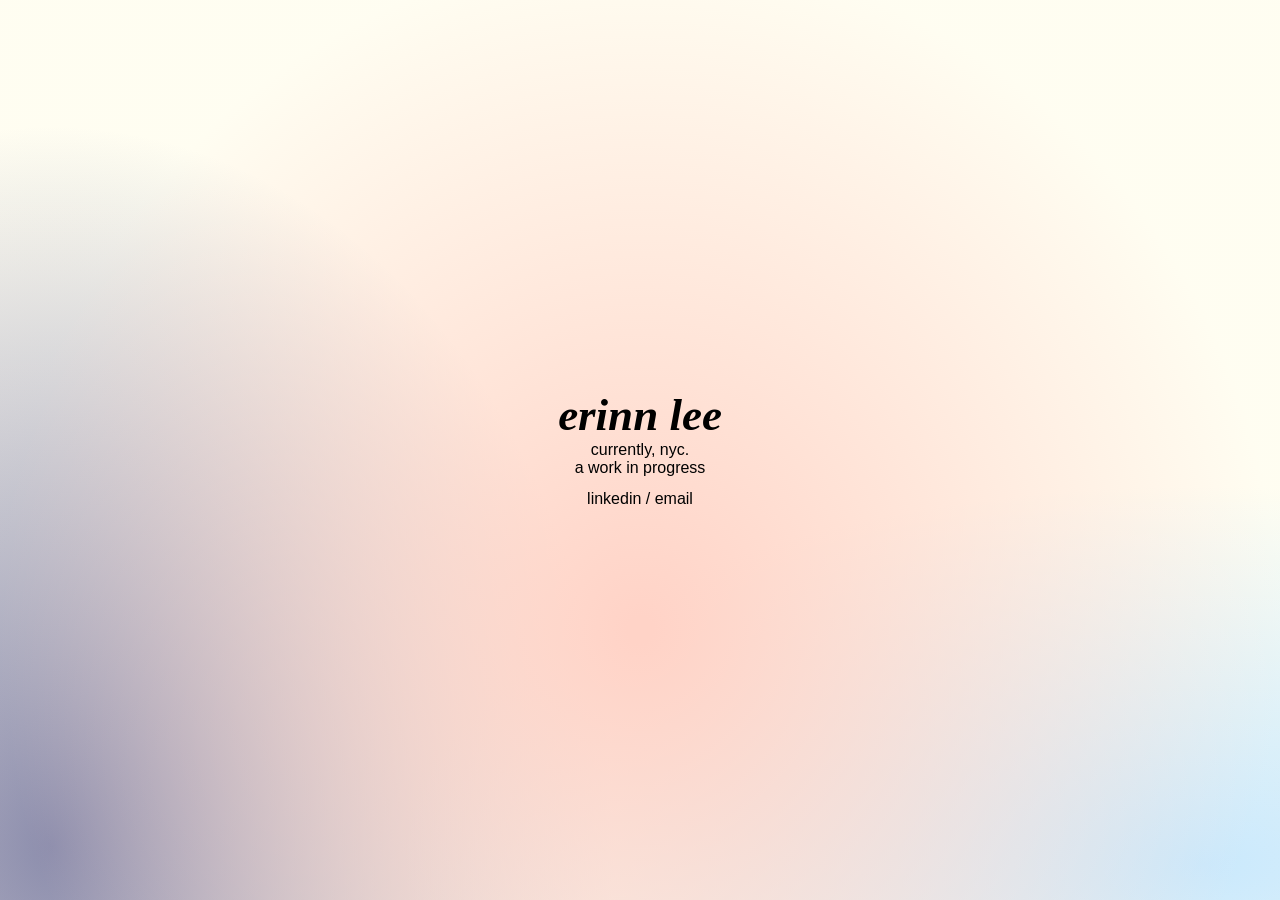
<file: index.html>
<!DOCTYPE html>
<html lang="en">
<!--erinn lee, 2022

@jonnysun:
everything you've ever done was done by a younger, more hopeful you who you no longer are.

everything you aspire to do needs to be done by an older, more experienced you who you aren't yet.

the paradox is that you will feel this way at every point in your entire life.

the paradox is that present you will always feel like the most useless version of you.

the solution is that present you has more experience than past you, and more young hope than future you.

the solution is that you are right where you need to be.
-->

	<head>
		<meta charset="UTF-8">
		<meta name="viewport" content="width=device-width, initial-scale=1">
		<meta name="description" content="Erinn Lee is a Product Marketing Manager at BlackRock and is currently based out of NYC. 
			She graduated in 2020 from Barnard College, Columbia University with a major in computer science and a minor in psychology.">
		<meta name="author" content="Erinn Lee">
		<title> erinn lee </title>
        <link rel="icon" href="/img/erinn.png" type="image/x-icon">
		<link href="https://fonts.googleapis.com/css?family=Montserrat:300" rel="stylesheet">
		<link rel="stylesheet" type="text/css" href="css/style.css">
    </head>
    
    <body>
        <div class="center">
            <h2>erinn lee</h2>
            <div id="note"> currently, nyc.
            <br>
            a work in progress
            <br>
            </div>
            <a href="https://www.linkedin.com/in/erinn629/" target="_blank"> linkedin / </a>
            <a href = "mailto: erinnlee16@gmail.com">email</a>
        </div>
        <script src="https://ajax.googleapis.com/ajax/libs/jquery/2.1.3/jquery.min.js"></script>
        <script src="/js/index.js"></script>
    </body>
</html>
</file>
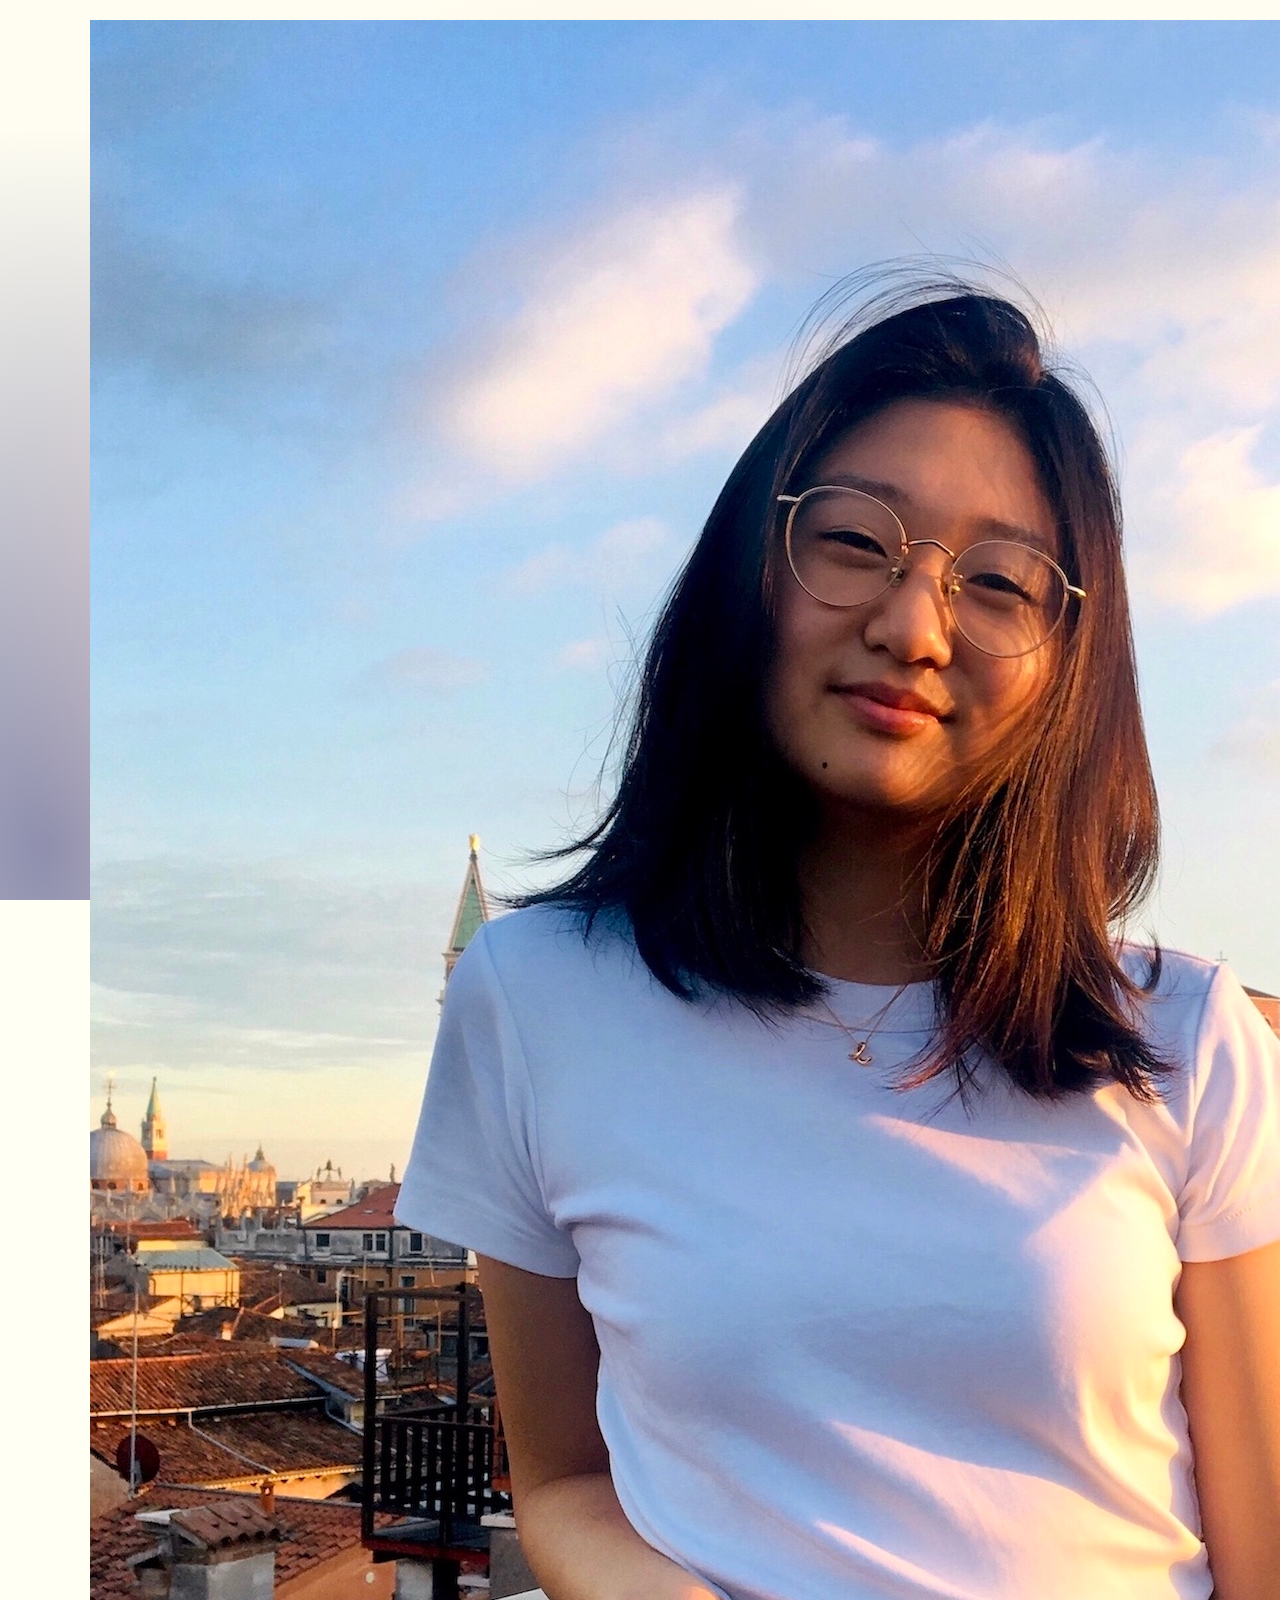
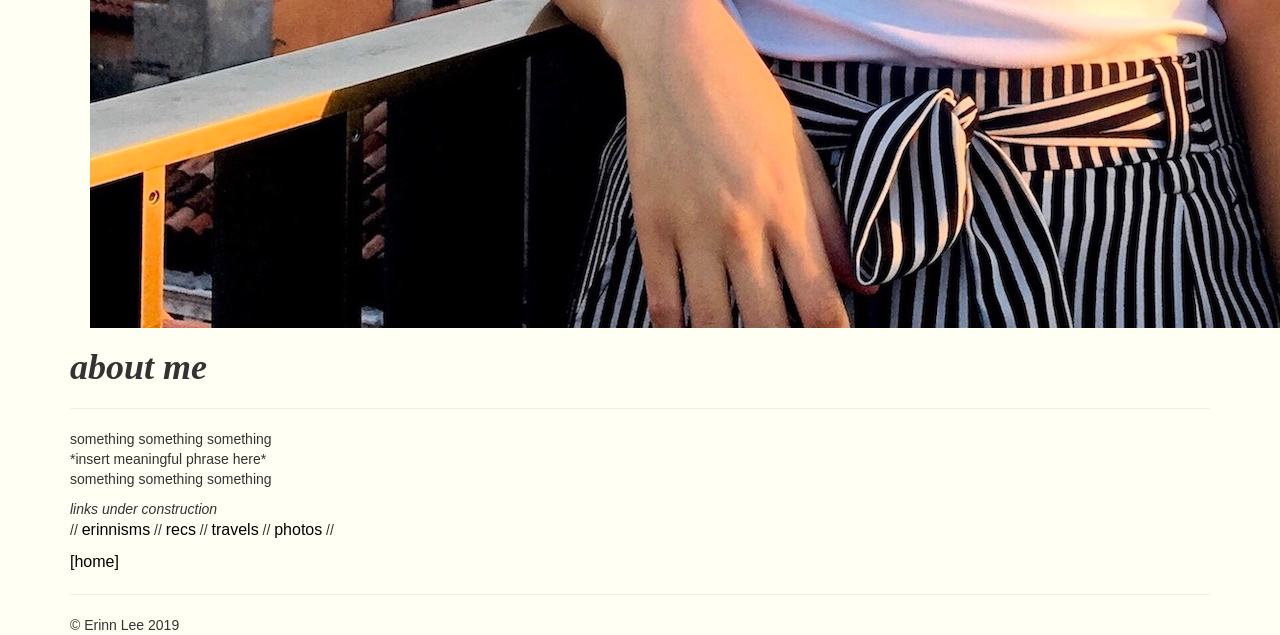
<file: about.html>
<!DOCTYPE html>
<html>
<head>
	<title> about me </title>
	<meta name="author" content="Erinn Lee">
	<meta name="viewport" content="width=device-width, initial-scale=1.0">
	<link rel="stylesheet" href="https://maxcdn.bootstrapcdn.com/bootstrap/3.3.7/css/bootstrap.min.css">
	<script src="https://maxcdn.bootstrapcdn.com/bootstrap/3.3.7/js/bootstrap.min.js"></script>
	<meta charset="UTF-8">
	<link href="https://fonts.googleapis.com/css?family=IBM+Plex+Sans:100|Reenie+Beanie&display=swap" rel="stylesheet">
	<link rel="stylesheet" type="text/css" href="css/style.css">
	<link rel="icon" href="img/favicon.ico">
</head>

<body>
	<div class="container">
		<div class="header">
			<img src="img/propic.JPEG" style="padding:20px;" alt="erinn lee" class="responsive">
		</div>
		<div class="main-content">
			<div id="intro-header">
				<h1> about me<hr> </h1>
			</div>

			<div id="intro-txt">
				<p>
					something something something <br> *insert meaningful phrase here* <br> something something something 
				</p>
				<p> 
					<i>links under construction </i> <br>
					//
					<a href="erinnisms.html"> erinnisms</a> // 
					<a href="recs.html"> recs</a> 
					<!-- music, food, books, products--> // 
					<a href="travels.html"> travels</a> // 
					<a href="photos.html"> photos</a> // 
				</p>
				<p> <a href="http://erinnlee.github.io"> [home] </a> </p>
				<hr>
			</div>
	</div>

	<div id="footer">
		&copy; Erinn Lee 2019
	</div>
</body>
</html>
</file>
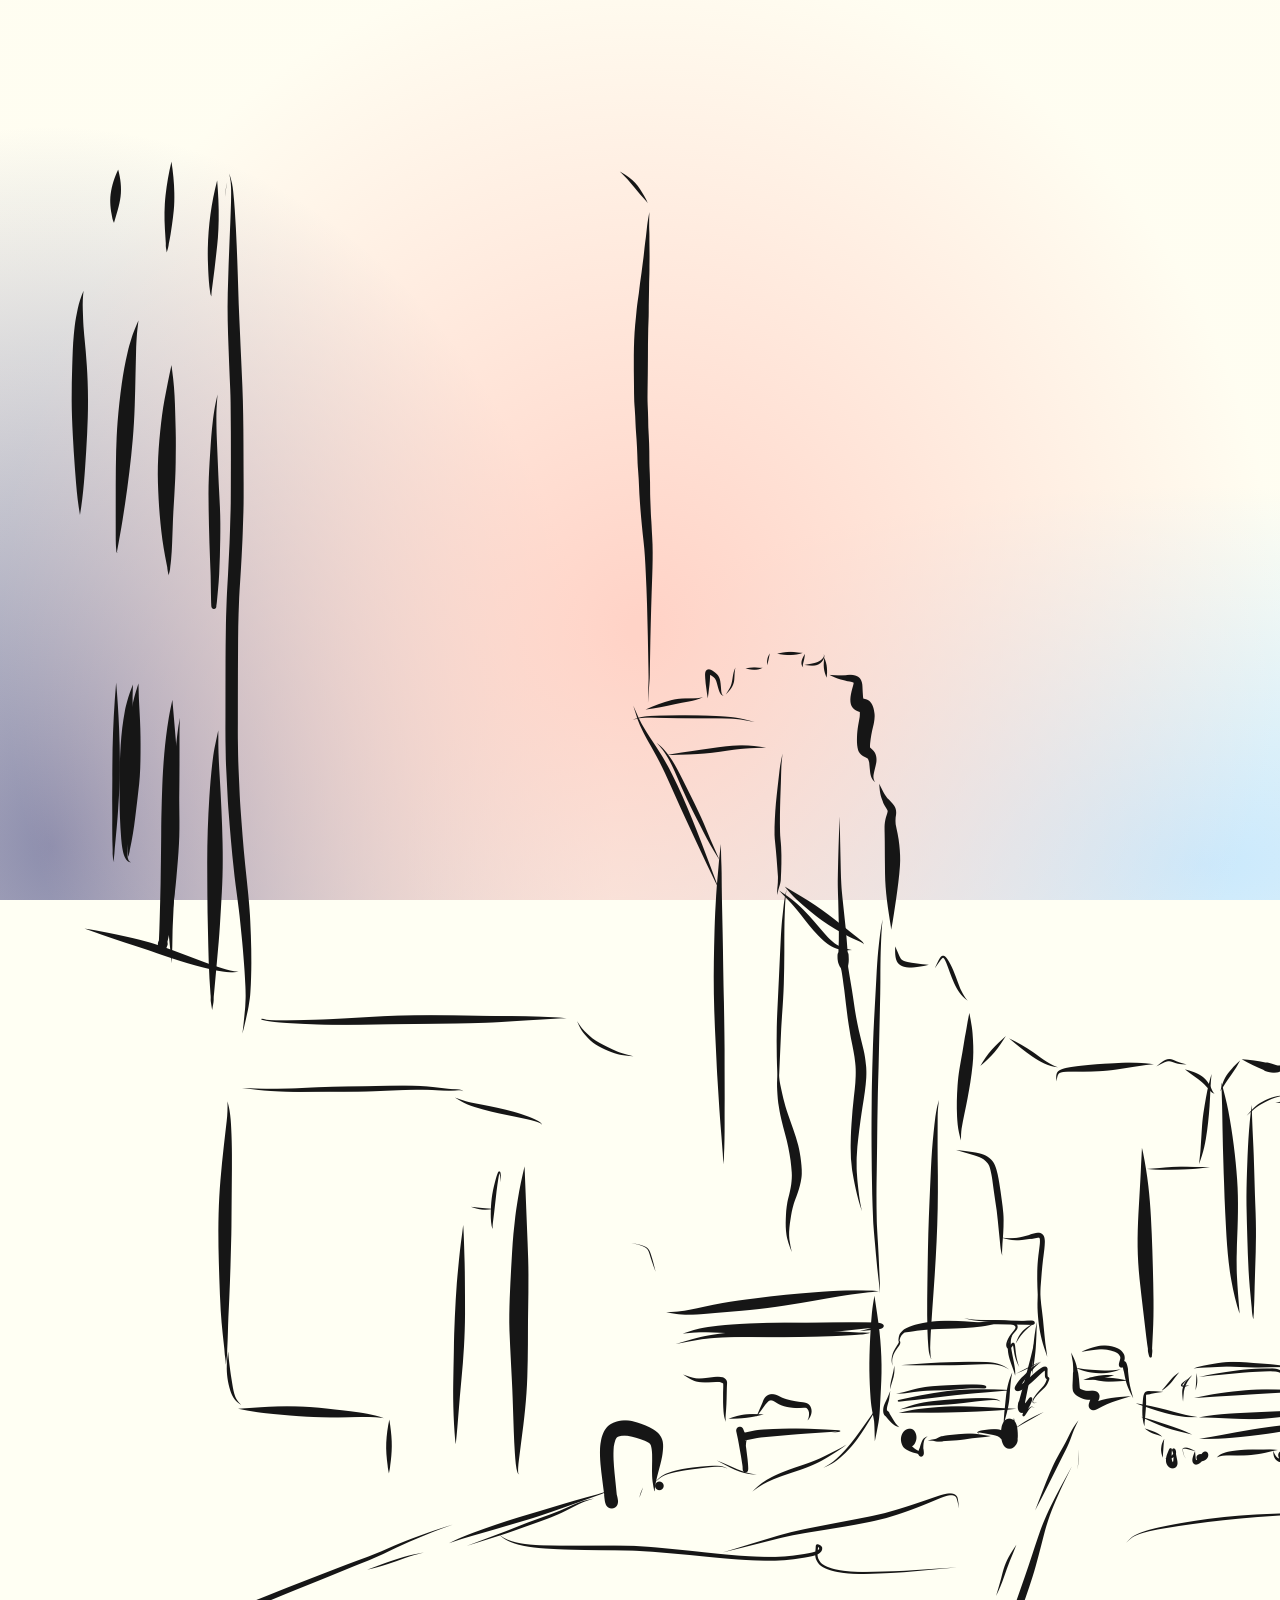
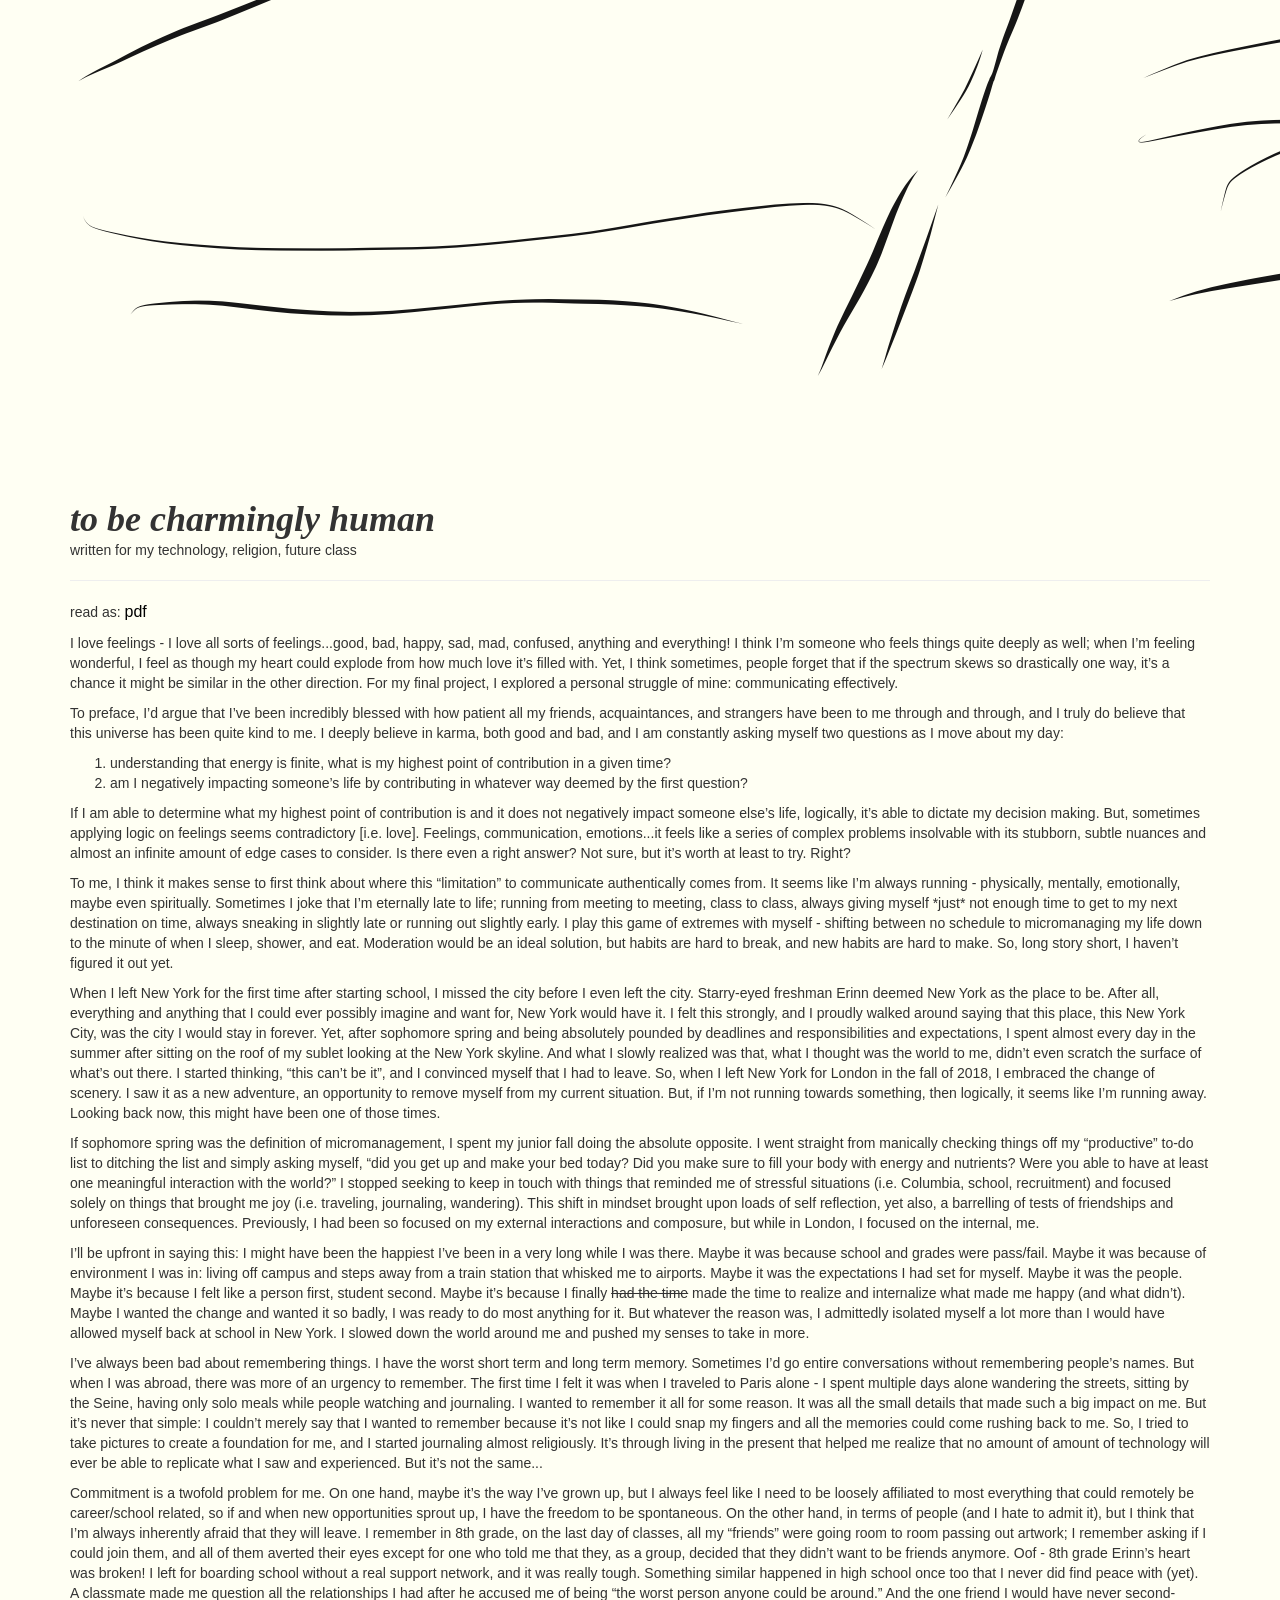
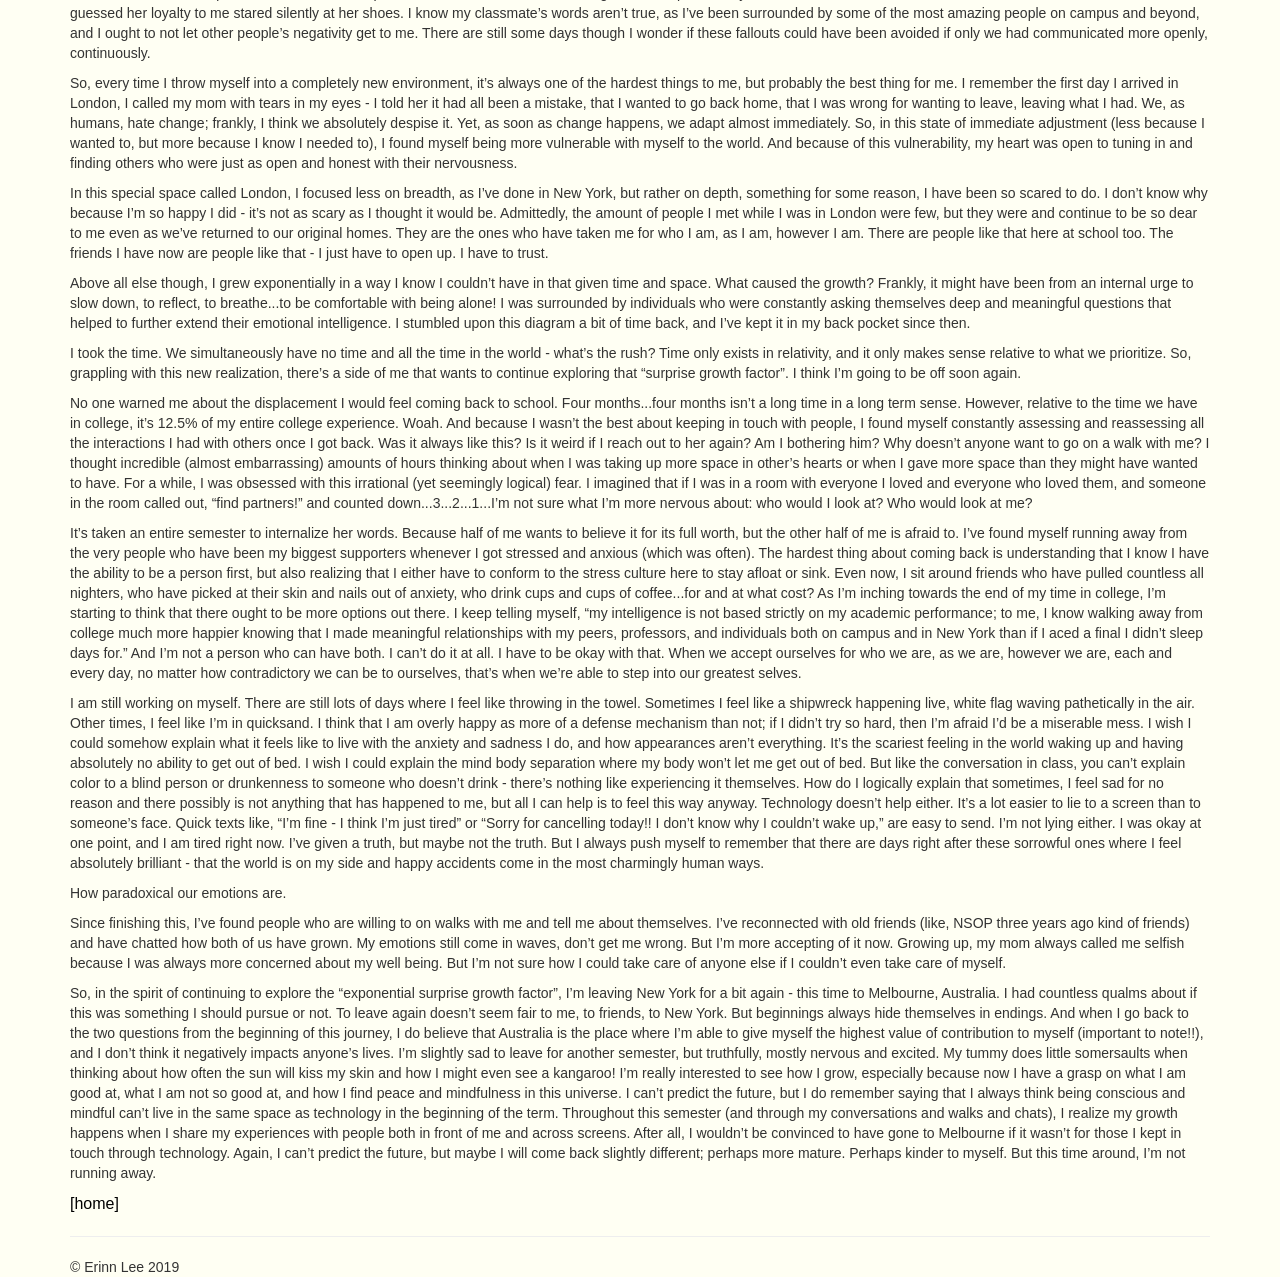
<file: entries/nycspring2019.html>
<!DOCTYPE html>
<html>
<head>
	<title> to be charmingly human </title>
	<meta name="author" content="Erinn Lee">
	<meta name="viewport" content="width=device-width, initial-scale=1.0">
	<link rel="stylesheet" href="https://maxcdn.bootstrapcdn.com/bootstrap/3.3.7/css/bootstrap.min.css">
	<script src="https://maxcdn.bootstrapcdn.com/bootstrap/3.3.7/js/bootstrap.min.js"></script>
	<meta charset="UTF-8">
	<link href="https://fonts.googleapis.com/css?family=IBM+Plex+Sans:100|Reenie+Beanie&display=swap" rel="stylesheet">
	<link rel="stylesheet" type="text/css" href="../css/style.css">
	<link rel="icon" href="img/youre-going-to-be-fine.ico">
</head>

<body>
	<div class="container">
		<div class="header">
			<img src="../img/nycspring2019.PNG" alt="Erinn Lee" class="responsive">
		</div>
		<div class="main-content">
			<div id="intro-header">
				<h1> to be charmingly human </h1>
			</div>

			<div id="intro-txt">
				<p> written for my technology, religion, future class<hr> </a>
				</p>

				<p> read as: <a href="trf.pdf">pdf</a>
				</p>

				<p>
					I love feelings - I love all sorts of feelings...good, bad, happy, sad, mad, confused, anything and everything! I think I’m someone who feels things quite deeply as well; when I’m feeling wonderful, I feel as though my heart could explode from how much love it’s filled with. Yet, I think sometimes, people forget that if the spectrum skews so drastically one way, it’s a chance it might be similar in the other direction. For my final project, I explored a personal struggle of mine: communicating effectively.
				</p>
				<p>
					To preface, I’d argue that I’ve been incredibly blessed with how patient all my friends, acquaintances, and strangers have been to me through and through, and I truly do believe that this universe has been quite kind to me. I deeply believe in karma, both good and bad, and I am constantly asking myself two questions as I move about my day:
				<ol>
					<li align="left">understanding that energy is finite, what is my highest point of contribution in a given time?</li>
 					<li align="left">am I negatively impacting someone’s life by contributing in whatever way deemed by the first question?</li>
				</ol> 
				</p>
				<p>
					If I am able to determine what my highest point of contribution is and it does not negatively impact someone else’s life, logically, it’s able to dictate my decision making. But, sometimes applying logic on feelings seems contradictory [i.e. love]. Feelings, communication, emotions...it feels like a series of complex problems insolvable with its stubborn, subtle nuances and almost an infinite amount of edge cases to consider. Is there even a right answer? Not sure, but it’s worth at least to try. Right?
				</p>
				<p>
					To me, I think it makes sense to first think about where this “limitation” to communicate authentically comes from. It seems like I’m always running - physically, mentally, emotionally, maybe even spiritually. Sometimes I joke that I’m eternally late to life; running from meeting to meeting, class to class, always giving myself *just* not enough time to get to my next destination on time, always sneaking in slightly late or running out slightly early. I play this game of extremes with myself - shifting between no schedule to micromanaging my life down to the minute of when I sleep, shower, and eat. Moderation ​would​ be an ideal solution, but habits are hard to break, and new habits are hard to make. So, long story short, I haven’t figured it out yet.
				</p>
				<p>
					When I left New York for the first time after starting school, I missed the city before I even left the city. Starry-eyed freshman Erinn deemed New York as the place to be. After all, everything and anything that I could ever possibly imagine and want for, New York would have it. I felt this strongly, and I proudly walked around saying that this place, this New York City, was the city I would stay in forever. Yet, after sophomore spring and being absolutely pounded by deadlines and responsibilities and expectations, I spent almost every day in the summer after sitting on the roof of my sublet looking at the New York skyline. And what I slowly realized was that, what I thought was the world to me, didn’t even scratch the surface of what’s out there. I started thinking, “this can’t be it”, and I convinced myself that I had to leave. So, when I left New York for London in the fall of 2018, I embraced the change of scenery. I saw it as a new adventure, an opportunity to remove myself from my current situation. But, if I’m not running towards something, then logically, it seems like I’m running away. Looking back now, this might have been one of those times.
				</p>
				<p>
					If sophomore spring was the definition of micromanagement, I spent my junior fall doing the absolute opposite. I went straight from manically checking things off my “productive” to-do list to ditching the list and simply asking myself, “did you get up and make your bed today? Did you make sure to fill your body with energy and nutrients? Were you able to have at least one meaningful interaction with the world?” I stopped seeking to keep in touch with things that reminded me of stressful situations (i.e. Columbia, school, recruitment) and focused solely on things that brought me joy (i.e. traveling, journaling, wandering). This shift in mindset brought upon loads of self reflection, yet also, a barrelling of tests of friendships and unforeseen consequences. Previously, I had been so focused on my external interactions and composure, but while in London, I focused on the internal, me.
				</p>
				<p>
					I’ll be upfront in saying this: I might have been the happiest I’ve been in a very long while I was there. Maybe it was because school and grades were pass/fail. Maybe it was because of environment I was in: living off campus and steps away from a train station that whisked me to airports. Maybe it was the expectations I had set for myself. Maybe it was the people. Maybe it’s because I felt like a person first, student second. Maybe it’s because I finally ​<strike>had the time​</strike> made the time to realize and internalize what made me happy (and what didn’t). Maybe I wanted the change and wanted it so badly, I was ready to do most anything for it. But whatever the reason was, I admittedly isolated myself a lot more than I would have allowed myself back at school in New York. I slowed down the world around me and pushed my senses to take in more.
				</p>
				<p>
					I’ve always been bad about remembering things. I have the worst short term and long term memory. Sometimes I’d go entire conversations without remembering people’s names. But when I was abroad, there was more of an urgency to remember. The first time I felt it was when I traveled to Paris alone - I spent multiple days alone wandering the streets, sitting by the Seine, having only solo meals while people watching and journaling. I wanted to remember it all for some reason. It was all the small details that made such a big impact on me. But it’s never that simple: I couldn’t merely say that I wanted to remember because it’s not like I could snap my fingers and all the memories could come rushing back to me. So, I tried to take pictures to create a foundation for me, and I started journaling almost religiously. It’s through living in the present that helped me realize that no amount of amount of technology will ever be able to replicate what I saw and experienced. But it’s not the same...
				</p>
				<p>
					Commitment is a twofold problem for me. On one hand, maybe it’s the way I’ve grown up, but I always feel like I need to be loosely affiliated to most everything that could remotely be career/school related, so if and when new opportunities sprout up, I have the freedom to be spontaneous. On the other hand, in terms of people (and I hate to admit it), but I think that I’m always inherently afraid that they will leave. I remember in 8th grade, on the last day of classes, all my “friends” were going room to room passing out artwork; I remember asking if I could join them, and all of them averted their eyes except for one who told me that they, as a group, decided that they didn’t want to be friends anymore. Oof - 8th grade Erinn’s heart was broken! I left for boarding school without a real support network, and it was really tough. Something similar happened in high school once too that I never did find peace with (yet). A classmate made me question all the relationships I had after he accused me of being “the worst person anyone could be around.” And the one friend I would have never second-guessed her loyalty to me stared silently at her shoes. I know my classmate’s words aren’t true, as I’ve been surrounded by some of the most amazing people on campus and beyond, and I ought to not let other people’s negativity get to me. There are still some days though I wonder if these fallouts could have been avoided if only we had communicated more openly, continuously.
				</p>
				<p>
					So, every time I throw myself into a completely new environment, it’s always one of the hardest things to me, but probably the best thing for me. I remember the first day I arrived in London, I called my mom with tears in my eyes - I told her it had all been a mistake, that I wanted to go back home, that I was wrong for wanting to leave, leaving what I had. We, as humans, hate change; frankly, I think we absolutely despise it. Yet, as soon as change happens, we adapt almost immediately. So, in this state of immediate adjustment (less because I wanted to, but more because I know I needed to), I found myself being more vulnerable with myself to the world. And because of this vulnerability, my heart was open to tuning in and finding others who were just as open and honest with their nervousness.
				</p>
				<p>
					In this special space called London, I focused less on breadth, as I’ve done in New York, but rather on depth, something for some reason, I have been so scared to do. I don’t know why because I’m so happy I did - it’s not as scary as I thought it would be. Admittedly, the amount of people I met while I was in London were few, but they were and continue to be so dear to me even as we’ve returned to our original homes. They are the ones who have taken me for who I am, as I am, however I am. There are people like that here at school too. The friends I have now are people like that - I just have to open up. I have to trust.

				</p>
				<p>
					Above all else though, I grew exponentially in a way I know I couldn’t have in that given time and space. What caused the growth? Frankly, it might have been from an internal urge to slow down, to reflect, to breathe...to be comfortable with being alone! I was surrounded by individuals who were constantly asking themselves deep and meaningful questions that helped to further extend their emotional intelligence. I stumbled upon this diagram a bit of time back, and I’ve kept it in my back pocket since then.
				</p>
				<p>
					I took the time. We simultaneously have no time and all the time in the world - what’s the rush? Time only exists in relativity, and it only makes sense relative to what we prioritize. So, grappling with this new realization, there’s a side of me that wants to continue exploring that “surprise growth factor”. I think I’m going to be off soon again.
				</p>
				<p>
					No one warned me about the displacement I would feel coming back to school. Four months...four months isn’t a long time in a long term sense. However, relative to the time we have in college, it’s 12.5% of my ​entire​ college experience. Woah. And because I wasn’t the best about keeping in touch with people, I found myself constantly assessing and reassessing all the interactions I had with others once I got back. Was it always like this? Is it weird if I reach out to her again? Am I bothering him? Why doesn’t anyone want to go on a walk with me? I thought incredible (almost embarrassing) amounts of hours thinking about when I was taking up more space in other’s hearts or when I gave more space than they might have wanted to have. For a while, I was obsessed with this irrational (yet seemingly logical) fear. I imagined that if I was in a room with everyone I loved and everyone who loved them, and someone in the room called out, “find partners!” and counted down...3...2...1...I’m not sure what I’m more nervous about: who would I look at? Who would look at me?
				</p>
				<p>
					It’s taken an entire semester to internalize her words. Because half of me wants to believe it for its full worth, but the other half of me is afraid to. I’ve found myself running away from the very people who have been my biggest supporters whenever I got stressed and anxious (which was often). The hardest thing about coming back is understanding that I ​know​ I have the ability to be a person first, but also realizing that I either have to conform to the stress culture here to stay afloat or sink. Even now, I sit around friends who have pulled countless all nighters, who have picked at their skin and nails out of anxiety, who drink cups and cups of coffee...for and at what cost? As I’m inching towards the end of my time in college, I’m starting to think that there ought to be more options out there. I keep telling myself, “my intelligence is not based strictly on my academic performance; to me, I know walking away from college much more happier knowing that I made meaningful relationships with my peers, professors, and individuals both on campus and in New York than if I aced a final I didn’t sleep days for.” And I’m not a person who can have both. I can’t do it at all. I have to be okay with that. When we accept ourselves for who we are, as we are, however we are, each and every day, no matter how contradictory we can be to ourselves, that’s when we’re able to step into our greatest selves.
				</p>
				<p>
					I am still working on myself. There are still lots of days where I feel like throwing in the towel. Sometimes I feel like a shipwreck happening live, white flag waving pathetically in the air. Other times, I feel like I’m in quicksand. I think that I am overly happy as more of a defense mechanism than not; if I didn’t try so hard, then I’m afraid I’d be a miserable mess. I wish I could somehow explain what it feels like to live with the anxiety and sadness I do, and how appearances aren’t everything. It’s the scariest feeling in the world waking up and having absolutely no ability to get out of bed. I wish I could explain the mind body separation where my body won’t let me get out of bed. But like the conversation in class, you can’t explain color to a blind person or drunkenness to someone who doesn’t drink - there’s nothing like experiencing it themselves. How do I logically explain that sometimes, I feel sad for no reason and there possibly is not anything that has happened to me, but all I can help is to feel this way anyway. Technology doesn’t help either. It’s a lot easier to lie to a screen than to someone’s face. Quick texts like, “I’m fine - I think I’m just tired” or “Sorry for cancelling today!! I don’t know why I couldn’t wake up,” are easy to send. I’m not lying either. I ​was​ okay at one point, and I ​am​ tired right now. I’ve given ​a truth, but maybe not ​the​ truth. But I always push myself to remember that there are days right after these sorrowful ones where I feel absolutely brilliant - that the world is on my side and happy accidents come in the most charmingly human ways. 
				</p>
				<p>
					How paradoxical our emotions are.
				</p>
				<p>
					Since finishing this, I’ve found people who are willing to on walks with me and tell me about themselves. I’ve reconnected with old friends (like, NSOP three years ago kind of friends) and have chatted how both of us have grown. My emotions still come in waves, don’t get me wrong. But I’m more accepting of it now. Growing up, my mom always called me selfish because I was always more concerned about my well being. But I’m not sure how I could take care of anyone else if I couldn’t even take care of myself.
				</p>
				<p>
					So, in the spirit of continuing to explore the “exponential surprise growth factor”, I’m leaving New York for a bit again - this time to Melbourne, Australia. I had countless qualms about if this was something I should pursue or not. To leave again doesn’t seem fair to me, to friends, to New York. But beginnings always hide themselves in endings. And when I go back to the two questions from the beginning of this journey, I do believe that Australia is the place where I’m able to give myself the highest value of contribution to myself (important to note!!), and I don’t think it negatively impacts anyone’s lives. I’m slightly sad to leave for another semester, but truthfully, mostly nervous and excited. My tummy does little somersaults when thinking about how often the sun will kiss my skin and how I might even see a kangaroo! I’m really interested to see how I grow, especially because now I have a grasp on what I am good at, what I am not so good at, and how I find peace and mindfulness in this universe. I can’t predict the future, but I do remember saying that I always think being conscious and mindful can’t live in the same space as technology in the beginning of the term. Throughout this semester (and through my conversations and walks and chats), I realize my growth happens when I share my experiences with people both in front of me and across screens. After all, I wouldn’t be convinced to have gone to Melbourne if it wasn’t for those I kept in touch through technology. Again, I can’t predict the future, but maybe I will come back slightly different; perhaps more mature. Perhaps kinder to myself. But this time around, I’m not running away.
				</p>

				<p> <a href="http://erinnlee.github.io"> [home] </a> </p>
				<hr>
			</div>
	</div>

	<div id="footer">
		&copy; Erinn Lee 2019
	</div>
</body>
</html>
</file>
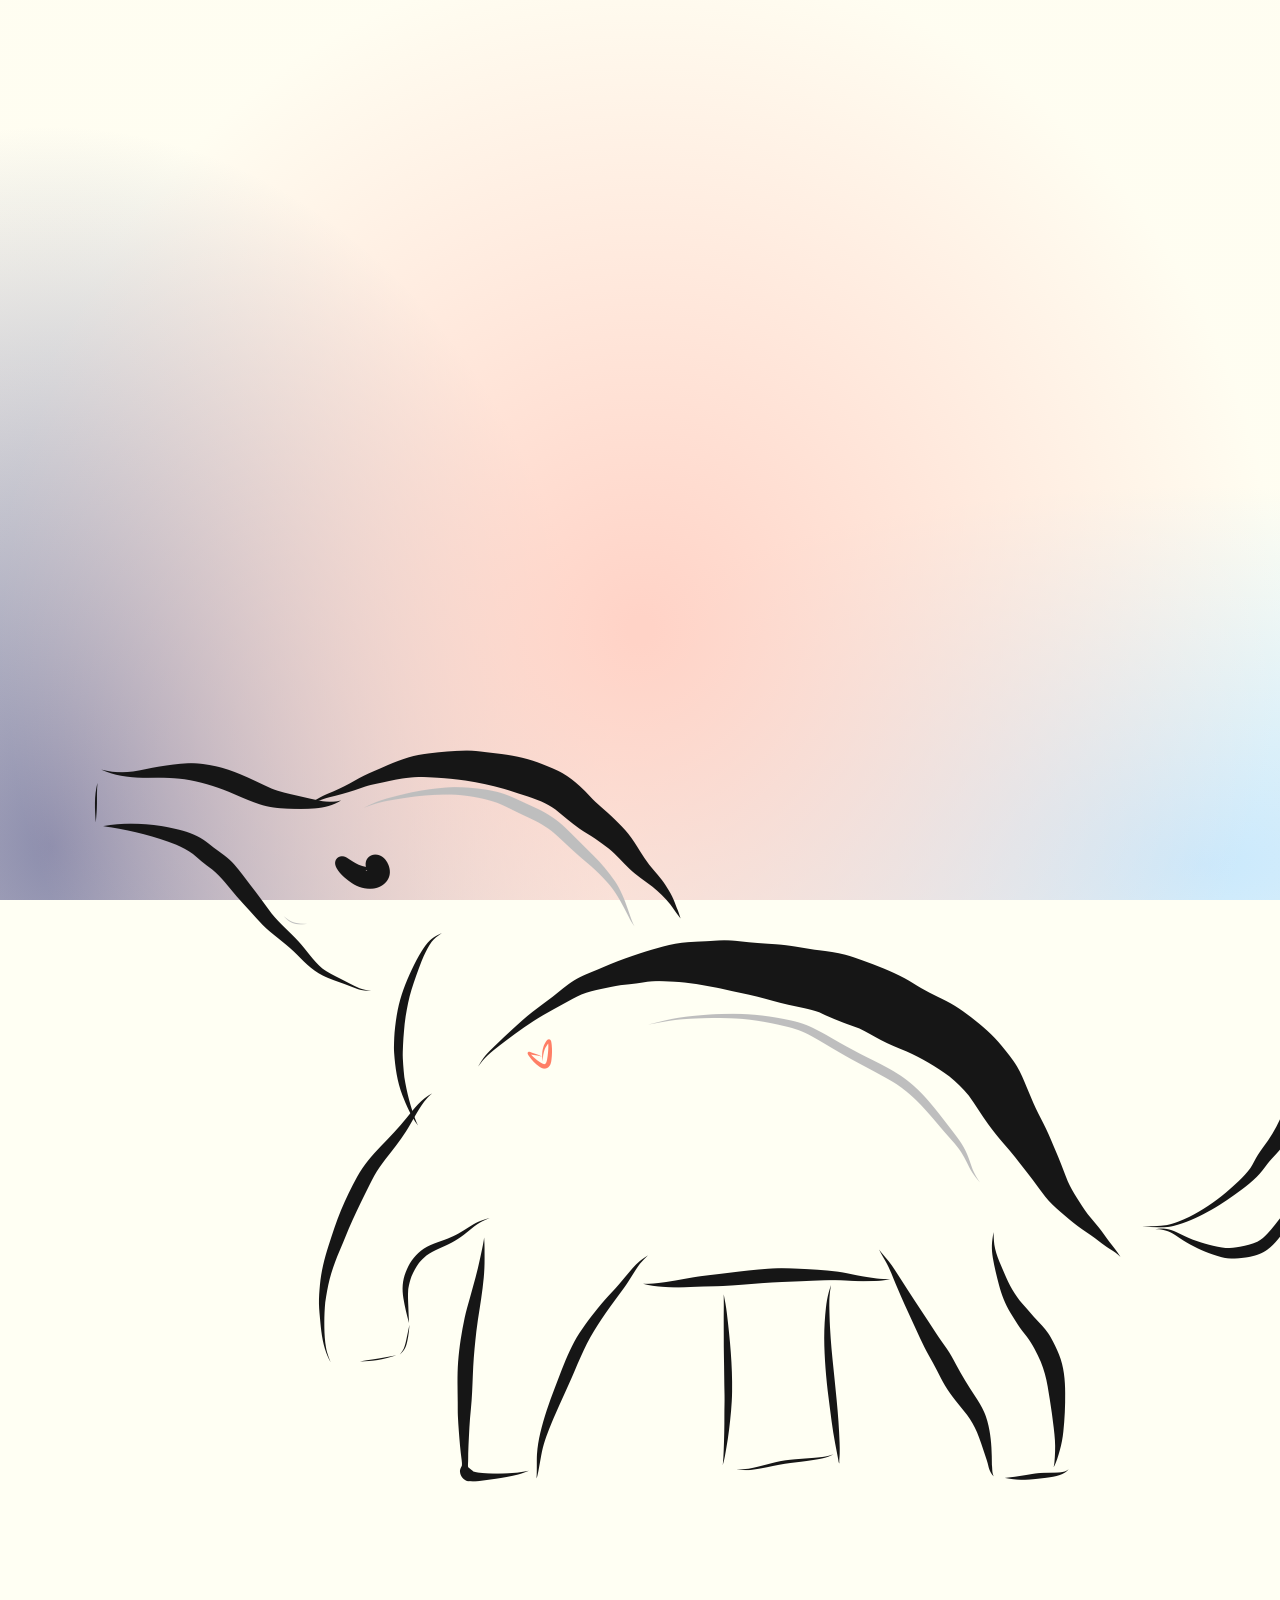
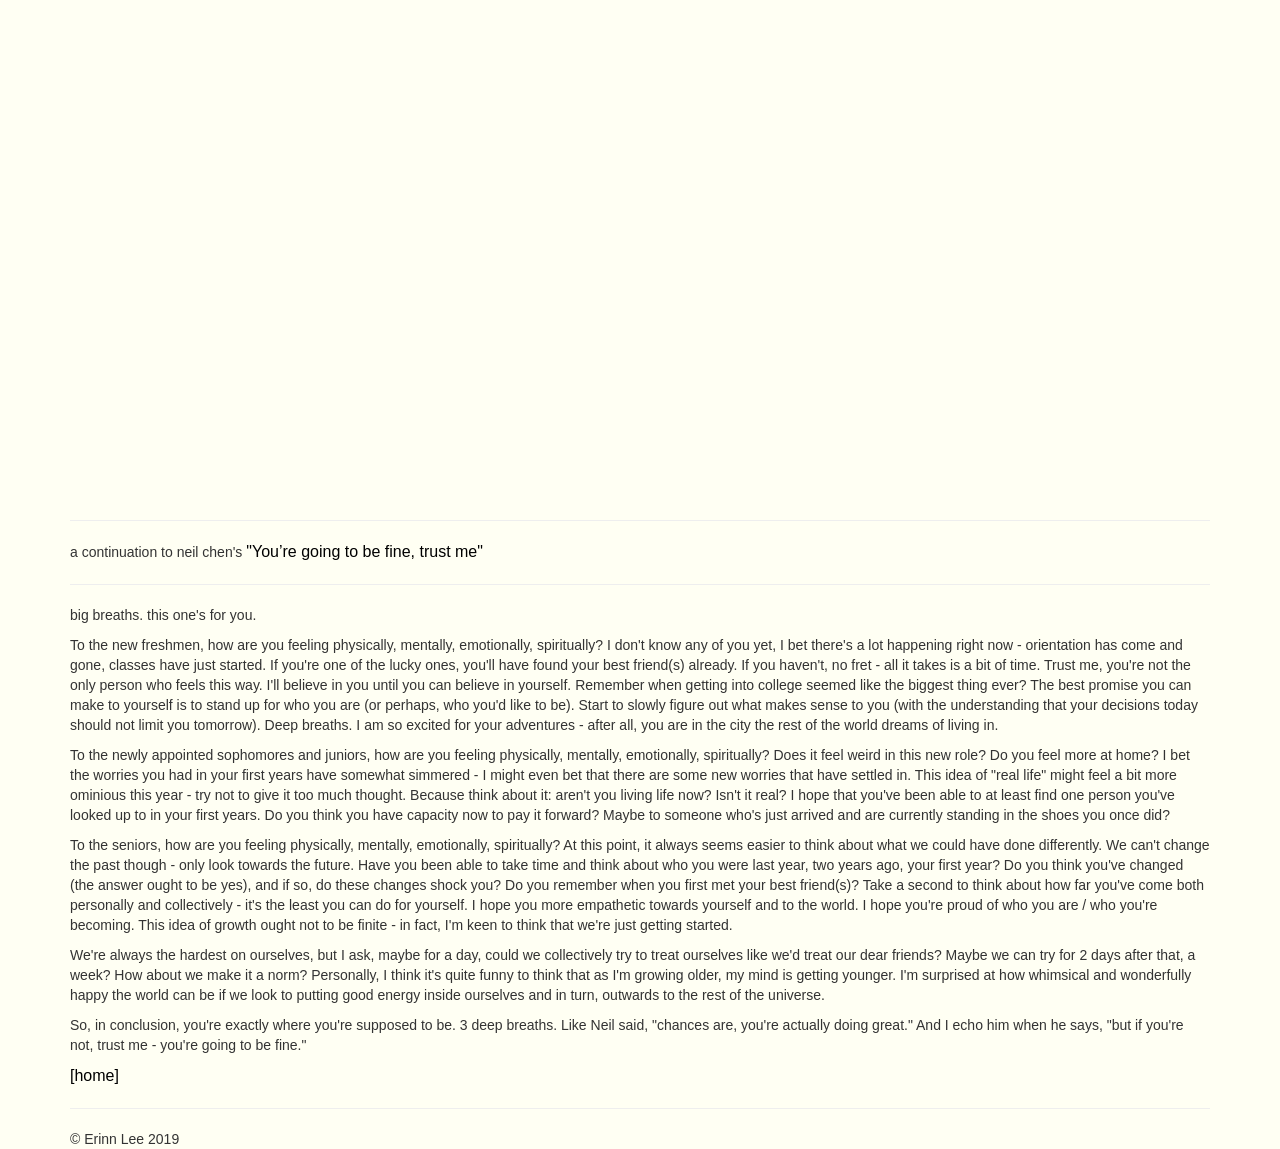
<file: entries/youre-going-to-be-fine.html>
<!DOCTYPE html>
<html>
<head>
	<title> you're going to be fine, a sequel </title>
	<meta name="author" content="Erinn Lee">
	<meta name="viewport" content="width=device-width, initial-scale=1.0">
	<link rel="stylesheet" href="https://maxcdn.bootstrapcdn.com/bootstrap/3.3.7/css/bootstrap.min.css">
	<script src="https://maxcdn.bootstrapcdn.com/bootstrap/3.3.7/js/bootstrap.min.js"></script>
	<meta charset="UTF-8">
	<link href="https://fonts.googleapis.com/css?family=IBM+Plex+Sans:100|Reenie+Beanie&display=swap" rel="stylesheet">
	<link rel="stylesheet" type="text/css" href="../css/style.css">
	<link rel="icon" href="img/favicon.ico">
</head>

<body>
	<div class="container">
		<div class="header">
			<img src="../img/youre-going-to-be-fine.PNG" alt="Erinn Lee" class="responsive">
		</div>
		<div class="main-content">
			<div id="intro-header">
				<h1> <hr> </h1>
			</div>

			<div id="intro-txt">
				<p> a continuation to neil chen's <a href="http://neilchen.co/youregoingtobefine.pdf"> "You’re going to be fine, trust me" <hr> </a>
				</p>
				<p>
					big breaths. this one's for you.
				</p>
				<p>
					To the new freshmen, how are you feeling physically, mentally, emotionally, spiritually? I don't know any of you yet, I bet there's a lot happening right now - orientation has come and gone, classes have just started. If you're one of the lucky ones, you'll have found your best friend(s) already. If you haven't, no fret - all it takes is a bit of time. Trust me, you're not the only person who feels this way. I'll believe in you until you can believe in yourself. Remember when getting into college seemed like the biggest thing ever? The best promise you can make to yourself is to stand up for who  you are (or perhaps, who you'd like to be). Start to slowly figure out what makes sense to you (with the understanding that your decisions today should not limit you tomorrow). Deep breaths. I am so excited for your adventures - after all, you are in the city the rest of the world dreams of living in. 
				</p>
				<p>
					To the newly appointed sophomores and juniors, how are you feeling physically, mentally, emotionally, spiritually? Does it feel weird in this new role? Do you feel more at home? I bet the worries you had in your first years have somewhat simmered - I might even bet that there are some new worries that have settled in. This idea of "real life" might feel a bit more ominious this year - try not to give it too much thought. Because think about it: aren't you living life now? Isn't it real? I hope that you've been able to at least find one person you've looked up to in your first years. Do you think you have capacity now to pay it forward? Maybe to someone who's just arrived and are currently standing in the shoes you once did?
				</p>
				<p>
					To the seniors, how are you feeling physically, mentally, emotionally, spiritually? At this point, it always seems easier to think about what we could have done differently. We can't change the past though - only look towards the future. Have you been able to take time and think about who you were last year, two years ago, your first year? Do you think you've changed (the answer ought to be yes), and if so, do these changes shock you? Do you remember when you first met your best friend(s)? Take a second to think about how far you've come both personally and collectively - it's the least you can do for yourself. I  hope you more empathetic towards yourself and to the world. I hope you're proud of who you are / who you're becoming. This idea of growth ought not to be finite - in fact, I'm keen to think that we're just getting started. 
				</p>
				<p>
					We're always the hardest on ourselves, but I ask, maybe for a day, could we collectively try to treat ourselves like we'd treat our dear friends? Maybe we can try for 2 days after that, a week? How about we make it a norm? Personally, I think it's quite funny to think that as I'm growing older, my mind is getting younger. I'm surprised at how whimsical and wonderfully happy the world can be if we look to  putting good energy inside ourselves and in turn, outwards to the rest of the universe. 
				</p>
				<p>
					So, in conclusion, you're exactly where you're supposed to be. 3 deep breaths. Like Neil said, "chances are, you're actually doing great." And I echo him when he says, "but if you're not, trust me - you're going to be fine."
				</p>
				<p> <a href="http://erinnlee.github.io"> [home] </a> </p>
				<hr>
			</div>
	</div>

	<div id="footer">
		&copy; Erinn Lee 2019
	</div>
</body>
</html>
</file>
<file: css/style.css>
html {
  font-size: 26px;
}
@media screen and (min-width: 320px) {
  html {
    font-size: calc(26px + 6 * ((100vw - 320px) / 680));
  }
}
@media screen and (min-width: 1000px) {
  html {
    font-size: 30px;
  }
}

body {	
    font-family: 'Chivo', sans-serif;
    font-weight: 300;
    background: radial-gradient(50% 75.51% at 50% 70%, #FFD3C7 2%, rgba(255, 211, 200, 0.04) 100%),
    radial-gradient(90% 60% at 94% 96%, #C8EAFF 0%, rgba(230, 245, 255, 0) 70%),
    radial-gradient(44% 80% at 4% 94%, rgba(107, 110, 154, 0.8) 0%, rgba(225, 225, 234, 0) 100%), #fffff3 !important;
    background-attachment: fixed !important;
}

#note {
    font-size: medium; 
}

a {
    font-size: medium; 
	text-decoration:none;
	color: black;
}

.center {
    margin: auto;
    flex: auto;
    text-align: center;
    position: fixed;
    top: 50%;
    left: 50%;
    transform: translate(-50%, -50%);
    flex-direction: column;
}

h1, h2, h3, h4, h5, h6 {
 font-family: 'Playfair Display', serif;
 font-weight: 700;
 font-style: italic;
 margin: 0px;
}
</file>
